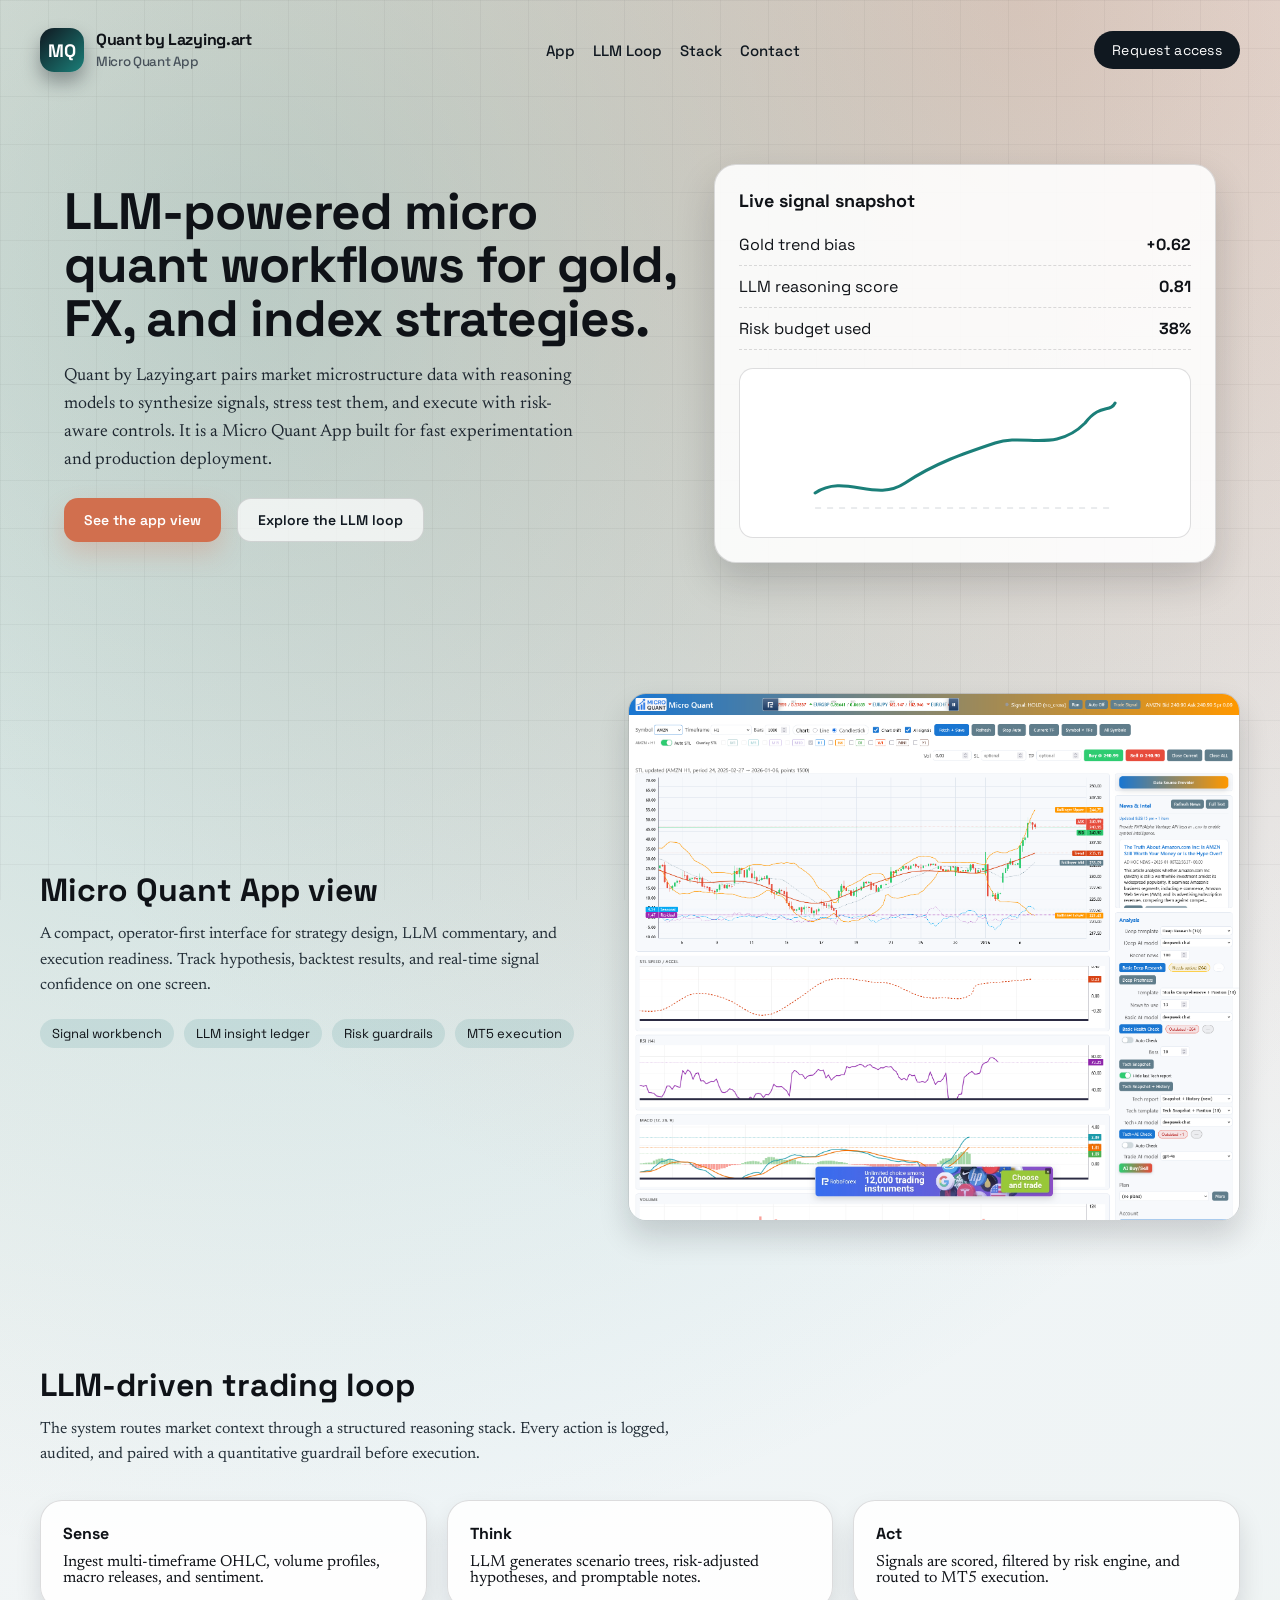
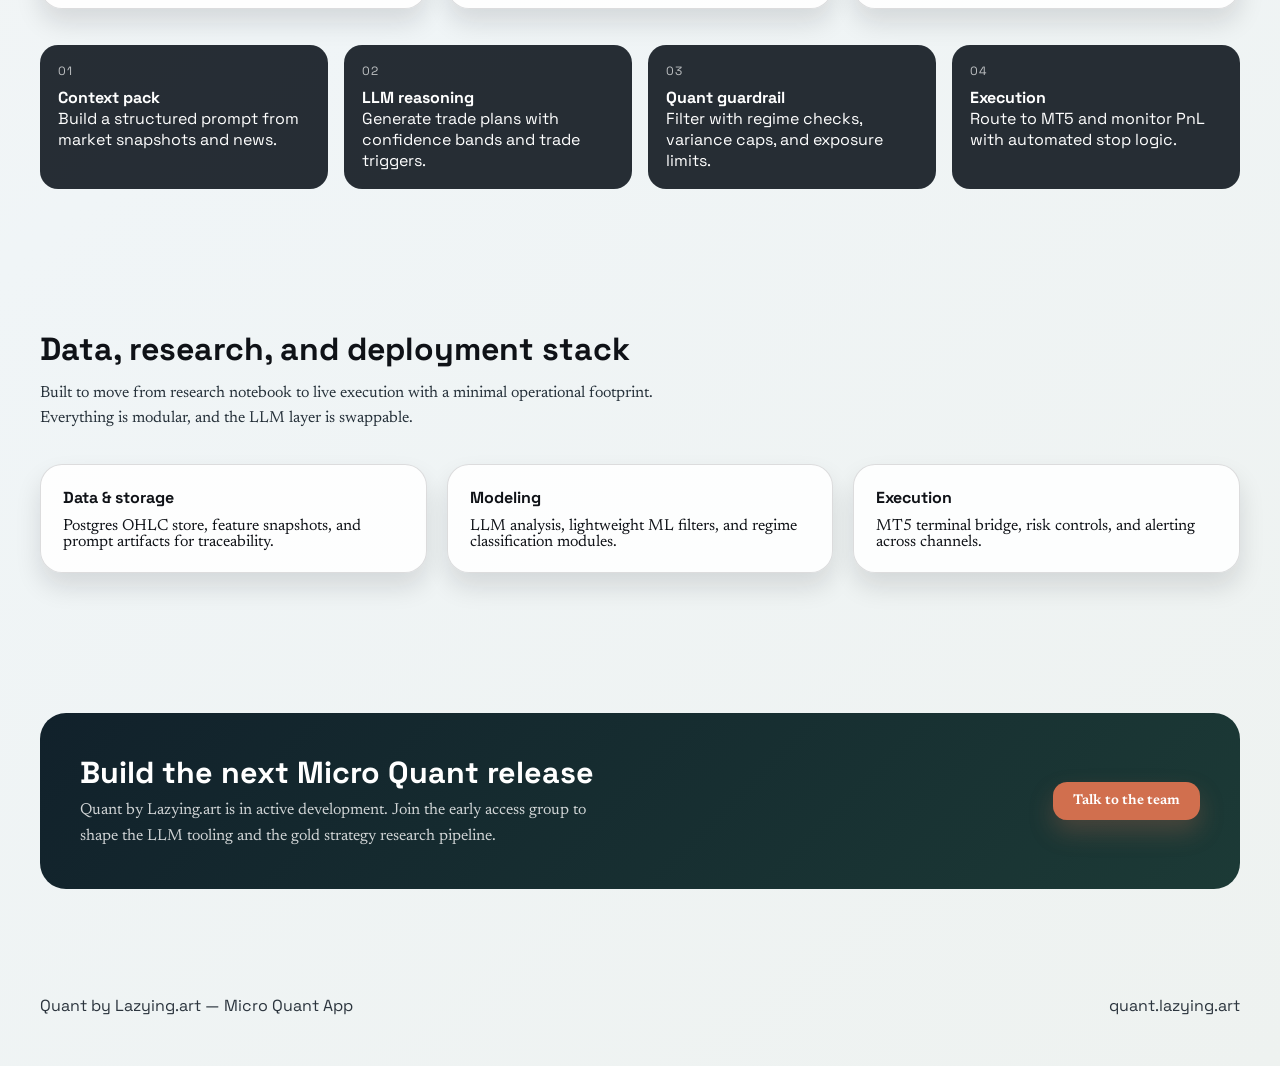
<file: index.html>
<!doctype html>
<html lang="en">
  <head>
    <meta charset="utf-8" />
    <meta name="viewport" content="width=device-width, initial-scale=1" />
    <title>Quant by Lazying.art — Micro Quant App</title>
    <meta
      name="description"
      content="Quant by Lazying.art is a Micro Quant App that uses LLM reasoning, real-time market data, and risk-aware execution to automate trading research and deployment."
    />
    <meta property="og:title" content="Quant by Lazying.art — Micro Quant App" />
    <meta
      property="og:description"
      content="LLM-guided research, signal synthesis, and execution for modern quantitative trading."
    />
    <meta property="og:type" content="website" />
    <meta property="og:url" content="https://quant.lazying.art" />

    <link rel="preconnect" href="https://fonts.googleapis.com" />
    <link rel="preconnect" href="https://fonts.gstatic.com" crossorigin />
    <link
      href="https://fonts.googleapis.com/css2?family=Space+Grotesk:wght@400;500;600;700&family=Newsreader:opsz,wght@6..72,400;6..72,600&display=swap"
      rel="stylesheet"
    />

    <style>
      :root {
        --ink: #0f1217;
        --night: #101820;
        --jade: #1b7f79;
        --copper: #d16f4e;
        --sand: #f4efe8;
        --fog: #e7ecef;
        --gold: #f2c94c;
        --glow: rgba(210, 111, 78, 0.25);
        --card: rgba(255, 255, 255, 0.88);
        --grid: rgba(15, 18, 23, 0.08);
        --border: rgba(15, 18, 23, 0.14);
        --shadow: 0 18px 38px rgba(15, 18, 23, 0.18);
        --radius: 22px;
        --max: 1200px;
      }

      * {
        box-sizing: border-box;
        margin: 0;
        padding: 0;
      }

      body {
        font-family: "Newsreader", "Times New Roman", serif;
        background:
          radial-gradient(circle at 20% 10%, rgba(27, 127, 121, 0.25), transparent 50%),
          radial-gradient(circle at 80% 0%, rgba(210, 111, 78, 0.3), transparent 45%),
          linear-gradient(140deg, #f6f3ee 0%, #f0f5f7 50%, #eef2f0 100%);
        color: var(--ink);
        min-height: 100vh;
      }

      body::before {
        content: "";
        position: fixed;
        inset: 0;
        background-image:
          linear-gradient(var(--grid) 1px, transparent 1px),
          linear-gradient(90deg, var(--grid) 1px, transparent 1px);
        background-size: 48px 48px;
        opacity: 0.45;
        pointer-events: none;
        z-index: 0;
      }

      header,
      section,
      footer {
        position: relative;
        z-index: 1;
      }

      header {
        padding: 28px 24px;
      }

      .nav {
        max-width: var(--max);
        margin: 0 auto;
        display: flex;
        align-items: center;
        justify-content: space-between;
        gap: 16px;
      }

      .logo {
        display: flex;
        align-items: center;
        gap: 12px;
        font-family: "Space Grotesk", sans-serif;
        font-weight: 700;
        letter-spacing: -0.02em;
      }

      .logo-mark {
        width: 44px;
        height: 44px;
        border-radius: 14px;
        background: linear-gradient(135deg, var(--night), var(--jade));
        display: grid;
        place-items: center;
        color: #fff;
        font-size: 18px;
        box-shadow: 0 10px 18px rgba(16, 24, 32, 0.35);
      }

      .nav-links {
        display: flex;
        gap: 18px;
        font-family: "Space Grotesk", sans-serif;
        font-weight: 500;
        font-size: 15px;
      }

      .nav-links a {
        text-decoration: none;
        color: var(--night);
      }

      .nav-cta {
        padding: 10px 18px;
        border-radius: 999px;
        background: var(--night);
        color: #fff;
        font-family: "Space Grotesk", sans-serif;
        text-decoration: none;
        font-size: 14px;
        letter-spacing: 0.02em;
      }

      .hero {
        max-width: var(--max);
        margin: 24px auto 0;
        padding: 40px 24px 60px;
        display: grid;
        grid-template-columns: 1.1fr 0.9fr;
        gap: 36px;
        align-items: center;
      }

      .hero h1 {
        font-family: "Space Grotesk", sans-serif;
        font-size: clamp(2.8rem, 4vw, 4.2rem);
        line-height: 1.05;
        letter-spacing: -0.02em;
        margin-bottom: 16px;
      }

      .hero p {
        font-size: 1.1rem;
        line-height: 1.6;
        max-width: 520px;
        color: #1e2730;
        margin-bottom: 24px;
      }

      .hero-actions {
        display: flex;
        gap: 16px;
        flex-wrap: wrap;
        font-family: "Space Grotesk", sans-serif;
      }

      .btn {
        padding: 12px 20px;
        border-radius: 14px;
        text-decoration: none;
        font-size: 14px;
        font-weight: 600;
        display: inline-flex;
        align-items: center;
        gap: 8px;
      }

      .btn-primary {
        background: var(--copper);
        color: #fff;
        box-shadow: 0 12px 24px var(--glow);
      }

      .btn-outline {
        border: 1px solid var(--border);
        color: var(--night);
        background: rgba(255, 255, 255, 0.7);
      }

      .hero-card {
        background: var(--card);
        border-radius: var(--radius);
        padding: 24px;
        box-shadow: var(--shadow);
        border: 1px solid var(--border);
      }

      .hero-card h3 {
        font-family: "Space Grotesk", sans-serif;
        font-size: 18px;
        margin-bottom: 12px;
      }

      .hero-card .metric {
        display: flex;
        align-items: baseline;
        justify-content: space-between;
        padding: 10px 0;
        border-bottom: 1px dashed var(--border);
        font-family: "Space Grotesk", sans-serif;
      }

      .hero-card .metric:last-child {
        border-bottom: 0;
      }

      .signal-chart {
        margin-top: 18px;
        background: #fff;
        border-radius: 14px;
        padding: 14px;
        border: 1px solid var(--border);
      }

      .signal-chart svg {
        width: 100%;
        height: 140px;
        display: block;
      }

      section {
        padding: 70px 24px;
      }

      .section-inner {
        max-width: var(--max);
        margin: 0 auto;
      }

      .section-title {
        font-family: "Space Grotesk", sans-serif;
        font-size: 2rem;
        margin-bottom: 12px;
      }

      .section-subtitle {
        max-width: 640px;
        line-height: 1.6;
        color: #26313a;
      }

      .grid-3 {
        margin-top: 32px;
        display: grid;
        grid-template-columns: repeat(3, 1fr);
        gap: 20px;
      }

      .card {
        background: var(--card);
        border: 1px solid var(--border);
        border-radius: var(--radius);
        padding: 22px;
        box-shadow: 0 14px 26px rgba(15, 18, 23, 0.12);
      }

      .card h4 {
        font-family: "Space Grotesk", sans-serif;
        margin-bottom: 10px;
      }

      .flow {
        margin-top: 36px;
        display: grid;
        grid-template-columns: repeat(4, 1fr);
        gap: 16px;
        align-items: stretch;
      }

      .flow-step {
        background: rgba(16, 24, 32, 0.9);
        color: #fff;
        border-radius: 18px;
        padding: 18px;
        font-family: "Space Grotesk", sans-serif;
      }

      .flow-step span {
        display: block;
        font-size: 12px;
        text-transform: uppercase;
        letter-spacing: 0.12em;
        margin-bottom: 8px;
        color: rgba(255, 255, 255, 0.7);
      }

      .app-section {
        display: grid;
        grid-template-columns: 1fr 1.1fr;
        gap: 32px;
        align-items: center;
      }

      .app-visual img {
        width: 100%;
        border-radius: 18px;
        border: 1px solid var(--border);
        box-shadow: 0 16px 30px rgba(15, 18, 23, 0.16);
      }

      .stack {
        display: flex;
        flex-wrap: wrap;
        gap: 10px;
        margin-top: 20px;
      }

      .tag {
        padding: 6px 12px;
        border-radius: 999px;
        background: rgba(27, 127, 121, 0.12);
        font-family: "Space Grotesk", sans-serif;
        font-size: 13px;
      }

      .cta {
        background: linear-gradient(135deg, #11212b, #1c3a36);
        color: #fff;
        border-radius: 26px;
        padding: 40px;
        display: flex;
        flex-wrap: wrap;
        gap: 20px;
        align-items: center;
        justify-content: space-between;
      }

      .cta h3 {
        font-family: "Space Grotesk", sans-serif;
        font-size: 1.9rem;
        margin-bottom: 6px;
      }

      .cta p {
        max-width: 520px;
        color: rgba(255, 255, 255, 0.8);
        line-height: 1.6;
      }

      footer {
        padding: 36px 24px 50px;
        font-family: "Space Grotesk", sans-serif;
        color: #2b343d;
      }

      .footer-inner {
        max-width: var(--max);
        margin: 0 auto;
        display: flex;
        flex-wrap: wrap;
        gap: 18px;
        align-items: center;
        justify-content: space-between;
      }

      .reveal {
        opacity: 0;
        transform: translateY(20px);
        transition: all 0.6s ease;
      }

      .reveal.is-visible {
        opacity: 1;
        transform: translateY(0);
      }

      @media (max-width: 980px) {
        .hero {
          grid-template-columns: 1fr;
        }

        .app-section {
          grid-template-columns: 1fr;
        }

        .grid-3 {
          grid-template-columns: 1fr;
        }

        .flow {
          grid-template-columns: 1fr;
        }

        .nav-links {
          display: none;
        }
      }
    </style>
  </head>
  <body>
    <header>
      <nav class="nav">
        <div class="logo">
          <div class="logo-mark">MQ</div>
          <div>
            <div>Quant by Lazying.art</div>
            <small style="font-weight: 500; color: #47515a;">Micro Quant App</small>
          </div>
        </div>
        <div class="nav-links">
          <a href="#app">App</a>
          <a href="#llm">LLM Loop</a>
          <a href="#stack">Stack</a>
          <a href="#contact">Contact</a>
        </div>
        <a class="nav-cta" href="#contact">Request access</a>
      </nav>
    </header>

    <main>
      <section class="hero">
        <div>
          <h1>LLM-powered micro quant workflows for gold, FX, and index strategies.</h1>
          <p>
            Quant by Lazying.art pairs market microstructure data with reasoning models to
            synthesize signals, stress test them, and execute with risk-aware controls. It is a
            Micro Quant App built for fast experimentation and production deployment.
          </p>
          <div class="hero-actions">
            <a class="btn btn-primary" href="#app">See the app view</a>
            <a class="btn btn-outline" href="#llm">Explore the LLM loop</a>
          </div>
        </div>
        <div class="hero-card reveal">
          <h3>Live signal snapshot</h3>
          <div class="metric">
            <span>Gold trend bias</span>
            <strong>+0.62</strong>
          </div>
          <div class="metric">
            <span>LLM reasoning score</span>
            <strong>0.81</strong>
          </div>
          <div class="metric">
            <span>Risk budget used</span>
            <strong>38%</strong>
          </div>
          <div class="signal-chart">
            <svg viewBox="0 0 300 140" fill="none">
              <path
                d="M0 110 C 30 90, 60 120, 90 100 C 120 80, 150 70, 180 60 C 210 50, 240 70, 270 40 C 285 20, 295 30, 300 20"
                stroke="#1b7f79"
                stroke-width="3"
                stroke-linecap="round"
              />
              <path
                d="M0 125 L300 125"
                stroke="#d4d8dc"
                stroke-width="1"
                stroke-dasharray="6 6"
              />
            </svg>
          </div>
        </div>
      </section>

      <section id="app">
        <div class="section-inner app-section">
          <div>
            <h2 class="section-title">Micro Quant App view</h2>
            <p class="section-subtitle">
              A compact, operator-first interface for strategy design, LLM commentary, and
              execution readiness. Track hypothesis, backtest results, and real-time signal
              confidence on one screen.
            </p>
            <div class="stack">
              <span class="tag">Signal workbench</span>
              <span class="tag">LLM insight ledger</span>
              <span class="tag">Risk guardrails</span>
              <span class="tag">MT5 execution</span>
            </div>
          </div>
          <div class="app-visual reveal">
            <img
              src="references/figures-demo/micro-quant-ui.png"
              alt="Micro Quant App UI demo"
              loading="lazy"
            />
          </div>
        </div>
      </section>

      <section id="llm">
        <div class="section-inner">
          <h2 class="section-title">LLM-driven trading loop</h2>
          <p class="section-subtitle">
            The system routes market context through a structured reasoning stack. Every action
            is logged, audited, and paired with a quantitative guardrail before execution.
          </p>
          <div class="grid-3">
            <div class="card reveal">
              <h4>Sense</h4>
              <p>Ingest multi-timeframe OHLC, volume profiles, macro releases, and sentiment.</p>
            </div>
            <div class="card reveal">
              <h4>Think</h4>
              <p>LLM generates scenario trees, risk-adjusted hypotheses, and promptable notes.</p>
            </div>
            <div class="card reveal">
              <h4>Act</h4>
              <p>Signals are scored, filtered by risk engine, and routed to MT5 execution.</p>
            </div>
          </div>
          <div class="flow">
            <div class="flow-step reveal">
              <span>01</span>
              <strong>Context pack</strong>
              <p>Build a structured prompt from market snapshots and news.</p>
            </div>
            <div class="flow-step reveal">
              <span>02</span>
              <strong>LLM reasoning</strong>
              <p>Generate trade plans with confidence bands and trade triggers.</p>
            </div>
            <div class="flow-step reveal">
              <span>03</span>
              <strong>Quant guardrail</strong>
              <p>Filter with regime checks, variance caps, and exposure limits.</p>
            </div>
            <div class="flow-step reveal">
              <span>04</span>
              <strong>Execution</strong>
              <p>Route to MT5 and monitor PnL with automated stop logic.</p>
            </div>
          </div>
        </div>
      </section>

      <section id="stack">
        <div class="section-inner">
          <h2 class="section-title">Data, research, and deployment stack</h2>
          <p class="section-subtitle">
            Built to move from research notebook to live execution with a minimal operational
            footprint. Everything is modular, and the LLM layer is swappable.
          </p>
          <div class="grid-3">
            <div class="card reveal">
              <h4>Data & storage</h4>
              <p>Postgres OHLC store, feature snapshots, and prompt artifacts for traceability.</p>
            </div>
            <div class="card reveal">
              <h4>Modeling</h4>
              <p>LLM analysis, lightweight ML filters, and regime classification modules.</p>
            </div>
            <div class="card reveal">
              <h4>Execution</h4>
              <p>MT5 terminal bridge, risk controls, and alerting across channels.</p>
            </div>
          </div>
        </div>
      </section>

      <section id="contact">
        <div class="section-inner">
          <div class="cta reveal">
            <div>
              <h3>Build the next Micro Quant release</h3>
              <p>
                Quant by Lazying.art is in active development. Join the early access group to
                shape the LLM tooling and the gold strategy research pipeline.
              </p>
            </div>
            <a class="btn btn-primary" href="mailto:hello@lazying.art">Talk to the team</a>
          </div>
        </div>
      </section>
    </main>

    <footer>
      <div class="footer-inner">
        <div>Quant by Lazying.art — Micro Quant App</div>
        <div>quant.lazying.art</div>
      </div>
    </footer>

    <script>
      const observer = new IntersectionObserver(
        (entries) => {
          entries.forEach((entry) => {
            if (entry.isIntersecting) {
              entry.target.classList.add("is-visible");
            }
          });
        },
        { threshold: 0.15 }
      );

      document.querySelectorAll(".reveal").forEach((el) => observer.observe(el));
    </script>
  </body>
</html>
</file>
